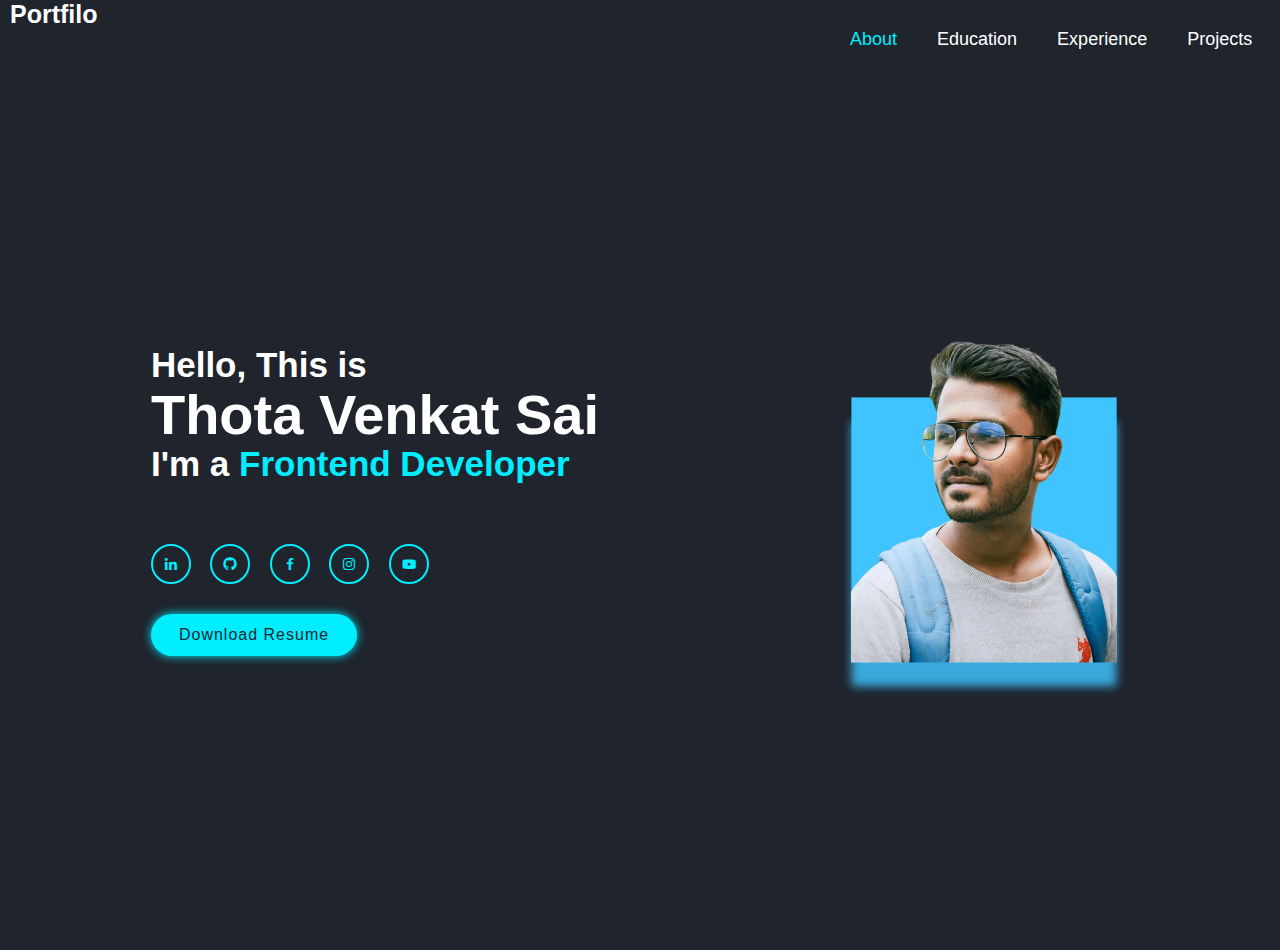
<file: index.html>
<!DOCTYPE html>
<html lang="en">
<head>
    <meta charset="UTF-8">
    <meta http-equiv="X-UA-compitable" content="IE=edge">
    <meta name="viewport" content="width=device-width, initial-scale=1.0">
    <title>TVS</title>
    <link href='https://unpkg.com/boxicons@2.1.4/css/boxicons.min.css' rel='stylesheet'>
    <link rel="stylesheet" href="./style.css">
    <body>
    <header class="row">
        <a href="./index.html" class="logo">Portfilo</a>
        <nav class = "navbar">
        <a href = "./About.html" class = "active">About</a>
        <a href = "./education.html">Education</a>
        <a href = "./experience.html">Experience</a>
        <a href = "./projects.html">Projects</a>
        <a href = "./research.html">Research</a>
        <a href = "./contact.html">Contact</a>
        </nav>
    </header>
    
    <section class = "home">
        <div class = "home-content">
            <h3>Hello, This is</h3>
            <h1>Thota Venkat Sai</h1>
             <h3>I'm a<span> Frontend Developer </span></h3>
            <div class = "social-media">
            <a href = "https://www.linkedin.com/in/thota-venkat-sai-a2b0b5251/"><i class="bx bxl-linkedin"></i></a>
            <a href = "https://github.com/Venkatsai20032"><i class="bx bxl-github"></i></a>
            <a href = "https://www.facebook.com/share/1PJN7MCmPW/"><i class="bx bxl-facebook"></i></a>
            <a href = "https://www.instagram.com/mr_venkat_100?igsh=ejhweTlibWRjbHY1"><i class="bx bxl-instagram"></i></a>
             <a href = "https://youtube.com/@venkatyashcreations9362?si=fKwrfV_q7FMRQb3F"><i class="bx bxl-youtube"></i></a>
            </div>
            <a href="https://drive.google.com/file/d/1rh3KWFv_WkmTVU5yBgSjK5EnAgTrExBl/view?usp=sharing" class="btn"> Download Resume</a>
        </div>
        <div class="home-img">
            <img src = "./venkatsai.png" alt = "profile">
        </div>
    </section>
</body>
</html>
</file>
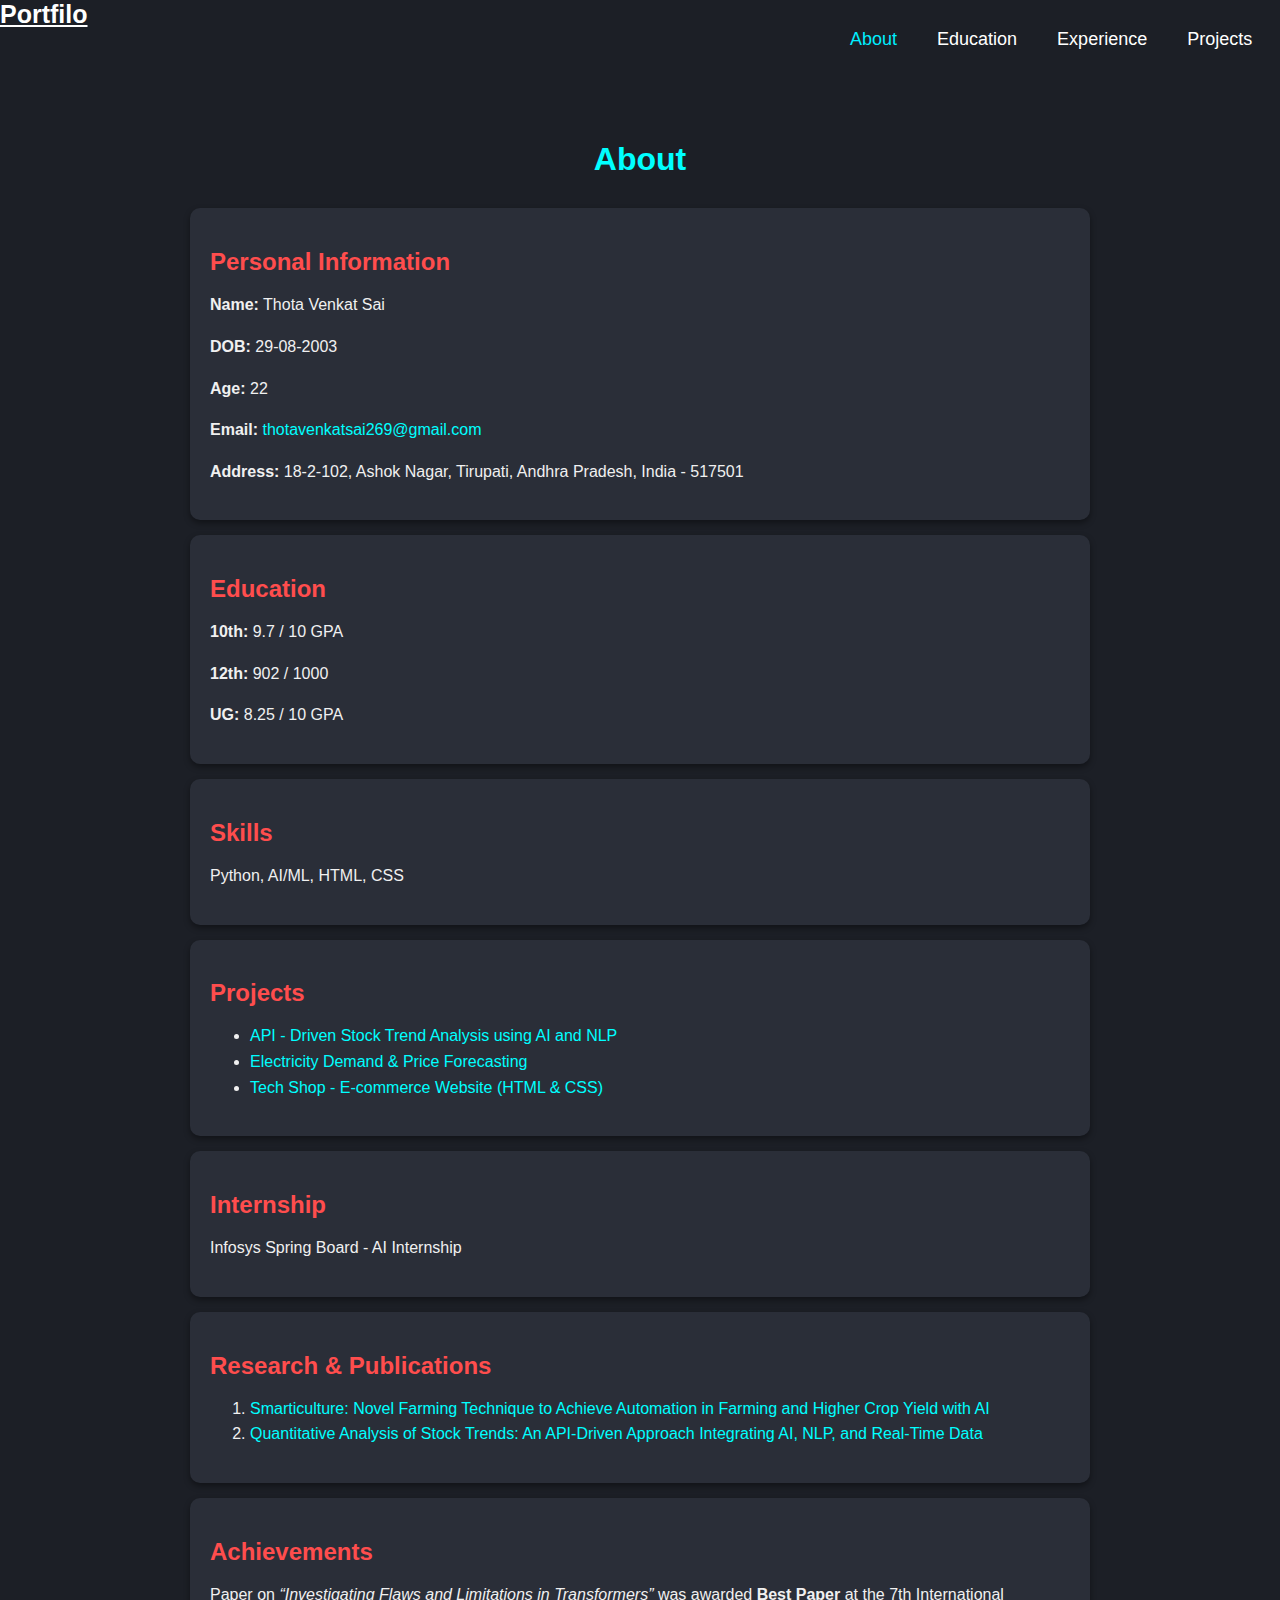
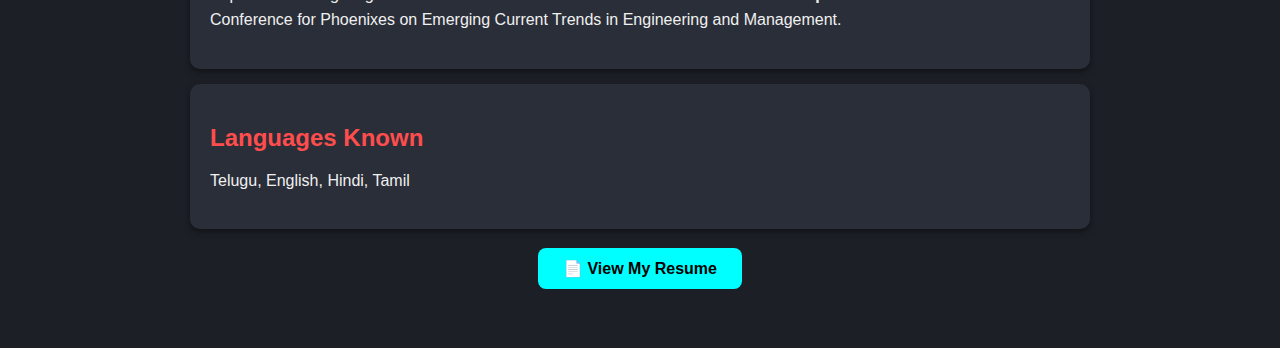
<file: About.html>
<!DOCTYPE html>
<html lang="en">
<head>
  <meta charset="UTF-8">
  <meta name="viewport" content="width=device-width, initial-scale=1.0">
  <title>About - Thota Venkat Sai</title>
  <link rel="stylesheet" href="about.css">
</head>
<body>
    <header class="row">
        <a href="./index.html" class="logo">Portfilo</a>
        <nav class = "navbar">
        <a href = "./About.html" class = "active">About</a>
        <a href = "./education.html">Education</a>
        <a href = "./experience.html">Experience</a>
        <a href = "./projects.html">Projects</a>
        <a href = "./research.html">Research</a>
        <a href = "./contact.html">Contact</a>
        </nav>
    </header>
  <section class="about-container">
    <h1>About</h1>

    <div class="info-box">
      <h2>Personal Information</h2>
      <p><strong>Name:</strong> Thota Venkat Sai</p>
      <p><strong>DOB:</strong> 29-08-2003</p>
      <p><strong>Age:</strong> 22</p>
      <p><strong>Email:</strong> 
        <a href="mailto:thotavenkatsai269@gmail.com">thotavenkatsai269@gmail.com</a>
      </p>
      <p><strong>Address:</strong> 18-2-102, Ashok Nagar, Tirupati, Andhra Pradesh, India - 517501</p>
    </div>

    <div class="info-box">
      <h2>Education</h2>
      <p><strong>10th:</strong> 9.7 / 10 GPA</p>
      <p><strong>12th:</strong> 902 / 1000</p>
      <p><strong>UG:</strong> 8.25 / 10 GPA</p>
    </div>

    <div class="info-box">
      <h2>Skills</h2>
      <p>Python, AI/ML, HTML, CSS</p>
    </div>

    <div class="info-box">
      <h2>Projects</h2>
      <ul>
        <li><a href="#">API - Driven Stock Trend Analysis using AI and NLP</a></li>
        <li><a href="#">Electricity Demand & Price Forecasting</a></li>
        <li><a href="#">Tech Shop - E-commerce Website (HTML & CSS)</a></li>
      </ul>
    </div>

    <div class="info-box">
      <h2>Internship</h2>
      <p>Infosys Spring Board - AI Internship</p>
    </div>

    <div class="info-box">
      <h2>Research & Publications</h2>
      <ol>
        <li>
          <a href="#">
            Smarticulture: Novel Farming Technique to Achieve Automation in Farming and Higher Crop Yield with AI
          </a>
        </li>
        <li>
          <a href="#">
            Quantitative Analysis of Stock Trends: An API-Driven Approach Integrating AI, NLP, and Real-Time Data
          </a>
        </li>
      </ol>
    </div>

    <div class="info-box">
      <h2>Achievements</h2>
      <p>
        Paper on <em>“Investigating Flaws and Limitations in Transformers”</em> was awarded <strong>Best Paper</strong> 
        at the 7th International Conference for Phoenixes on Emerging Current Trends in Engineering and Management.
      </p>
    </div>

    <div class="info-box">
      <h2>Languages Known</h2>
      <p>Telugu, English, Hindi, Tamil</p>
    </div>

    <div class="resume-link">
      <a href="resume.pdf" target="_blank">📄 View My Resume</a>
    </div>
  </section>
</body>
</html>
</file>
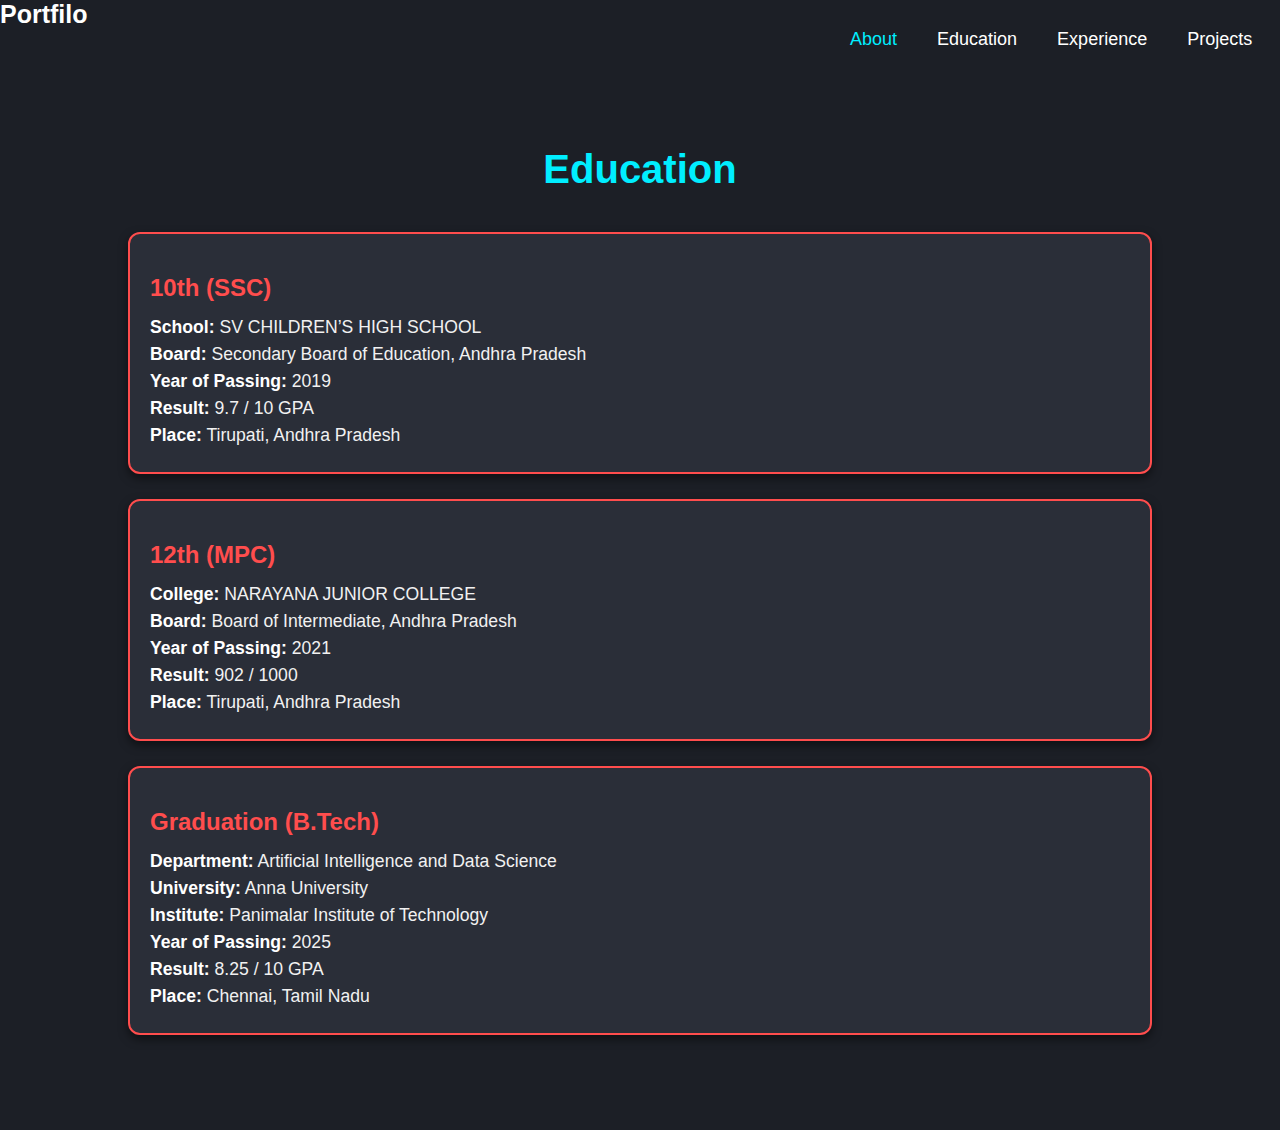
<file: education.html>
<!DOCTYPE html>
<html lang="en">
<head>
  <meta charset="UTF-8">
  <meta name="viewport" content="width=device-width, initial-scale=1.0">
  <title>Education - Portfolio</title>
  <link rel="stylesheet" href="education.css">
</head>
<body>
     <header class="row">
        <a href="./index.html" class="logo">Portfilo</a>
        <nav class = "navbar">
        <a href = "./About.html" class = "active">About</a>
        <a href = "./education.html">Education</a>
        <a href = "./experience.html">Experience</a>
        <a href = "./projects.html">Projects</a>
        <a href = "./research.html">Research</a>
        <a href = "./contact.html">Contact</a>
        </nav>
    </header>

  <div class="container">
    <h1 class="page-title">Education</h1>

    <!-- 10th Section -->
    <div class="edu-card">
      <h2>10th (SSC)</h2>
      <p><strong>School:</strong> SV CHILDREN’S HIGH SCHOOL</p>
      <p><strong>Board:</strong> Secondary Board of Education, Andhra Pradesh</p>
      <p><strong>Year of Passing:</strong> 2019</p>
      <p><strong>Result:</strong> 9.7 / 10 GPA</p>
      <p><strong>Place:</strong> Tirupati, Andhra Pradesh</p>
    </div>

    <!-- 12th Section -->
    <div class="edu-card">
      <h2>12th (MPC)</h2>
      <p><strong>College:</strong> NARAYANA JUNIOR COLLEGE</p>
      <p><strong>Board:</strong> Board of Intermediate, Andhra Pradesh</p>
      <p><strong>Year of Passing:</strong> 2021</p>
      <p><strong>Result:</strong> 902 / 1000</p>
      <p><strong>Place:</strong> Tirupati, Andhra Pradesh</p>
    </div>

    <!-- Graduation Section -->
    <div class="edu-card">
      <h2>Graduation (B.Tech)</h2>
      <p><strong>Department:</strong> Artificial Intelligence and Data Science</p>
      <p><strong>University:</strong> Anna University</p>
      <p><strong>Institute:</strong> Panimalar Institute of Technology</p>
      <p><strong>Year of Passing:</strong> 2025</p>
      <p><strong>Result:</strong> 8.25 / 10 GPA</p>
      <p><strong>Place:</strong> Chennai, Tamil Nadu</p>
    </div>
  </div>
</body>
</html>
</file>
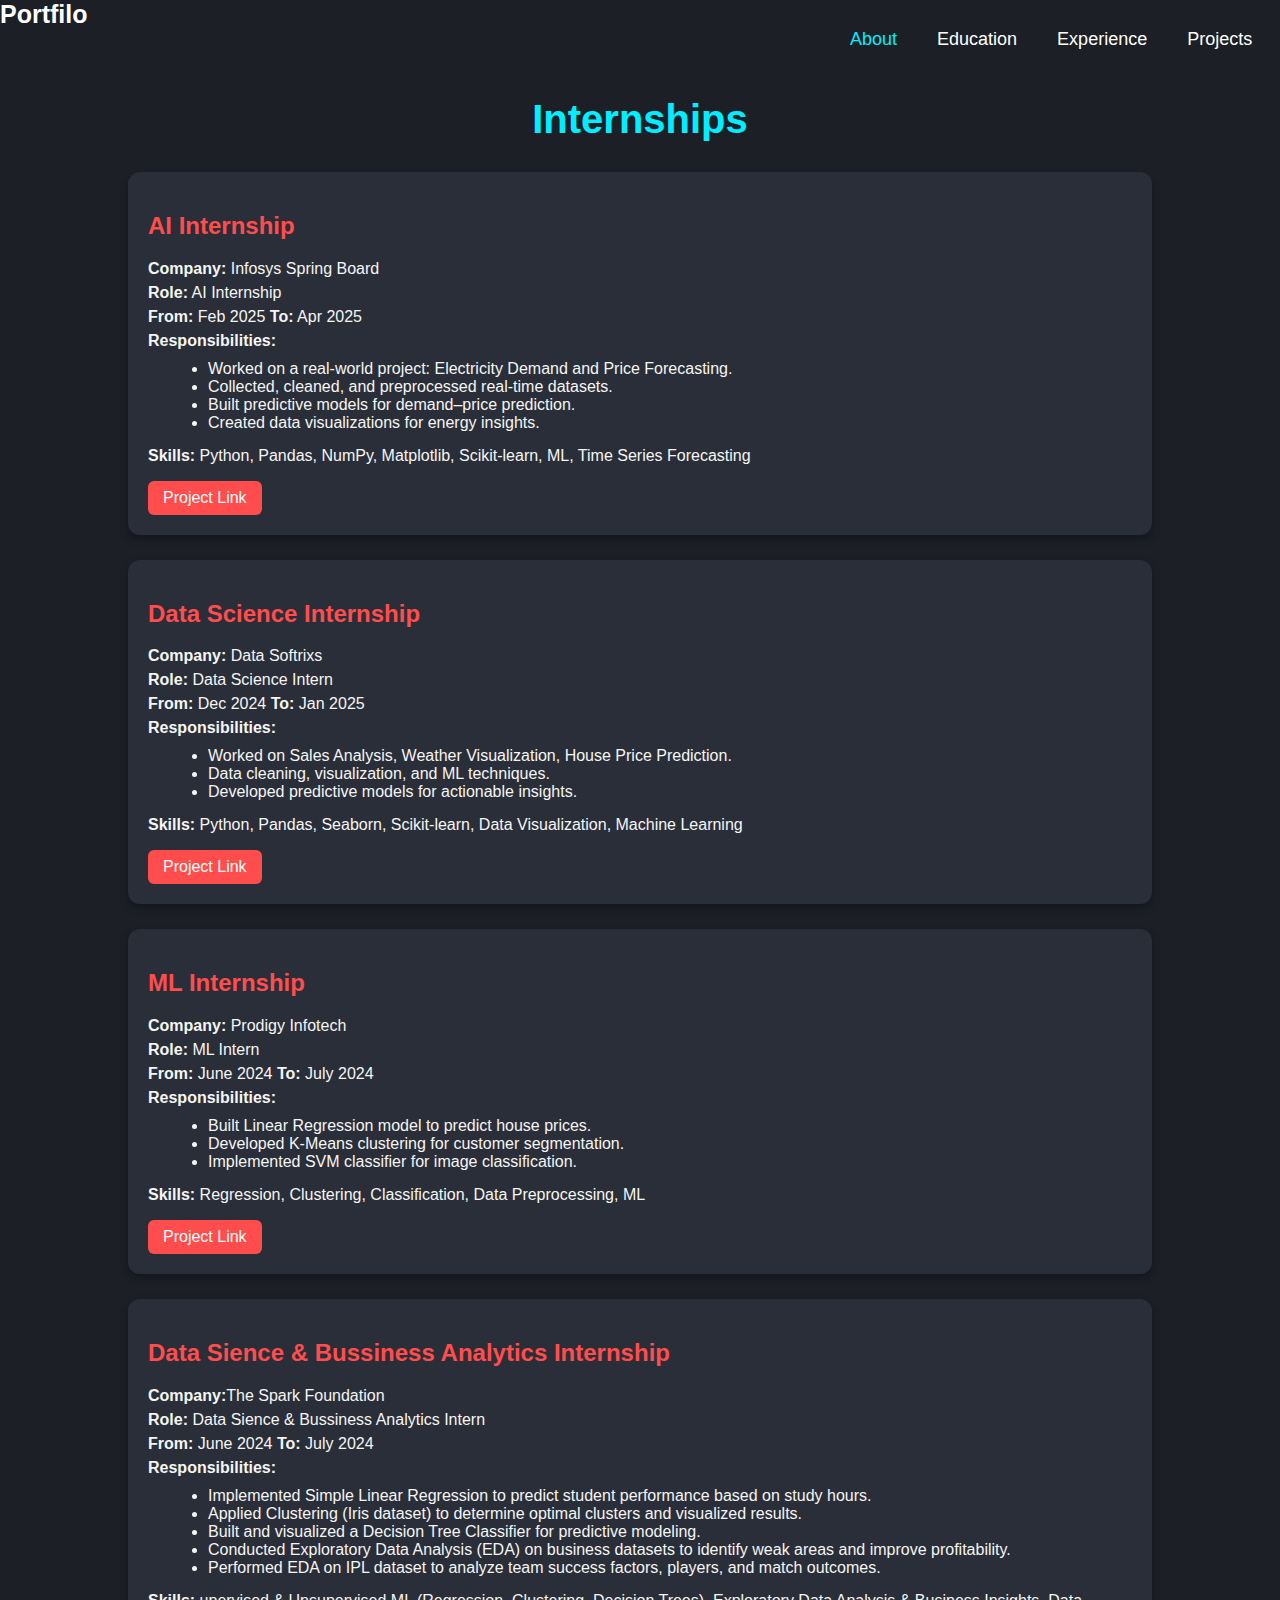
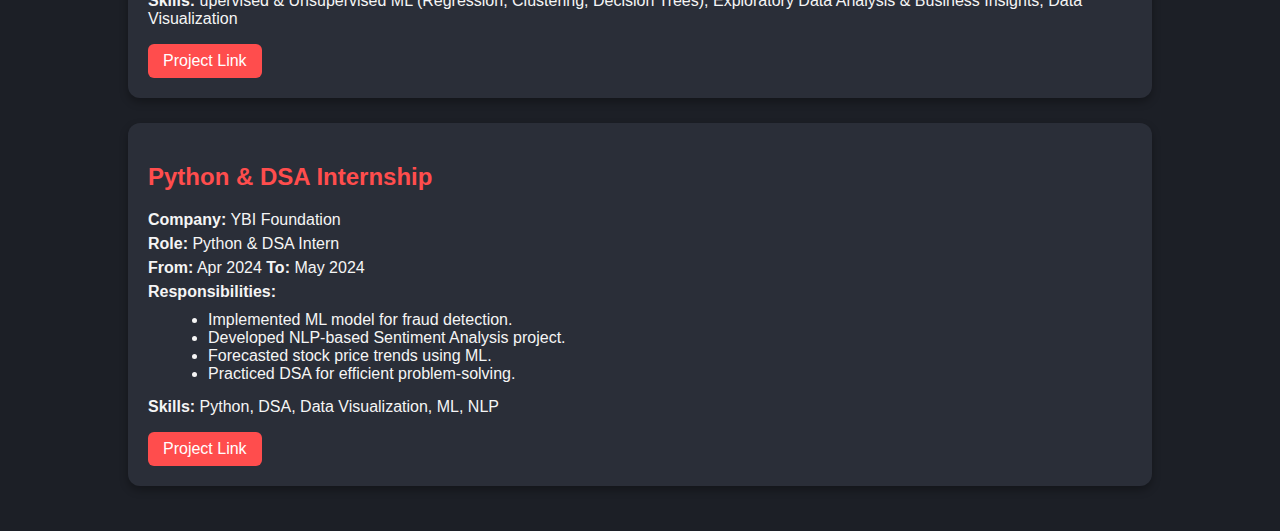
<file: experience.html>
<!DOCTYPE html>
<html lang="en">
<head>
  <meta charset="UTF-8">
  <meta name="viewport" content="width=device-width, initial-scale=1.0">
  <title>Experience</title>
  <link rel="stylesheet" href="internships.css">
</head>
<body>
     <header class="row">
        <a href="./index.html" class="logo">Portfilo</a>
        <nav class = "navbar">
        <a href = "./About.html" class = "active">About</a>
        <a href = "./education.html">Education</a>
        <a href = "./experience.html">Experience</a>
        <a href = "./projects.html">Projects</a>
        <a href = "./research.html">Research</a>
        <a href = "./contact.html">Contact</a>
        </nav>
    </header>
  <section class="internships">
    <h1>Internships</h1>

    <!-- Internship 1 -->
    <div class="internship-card">
      <h2>AI Internship</h2>
      <p><strong>Company:</strong> Infosys Spring Board</p>
      <p><strong>Role:</strong> AI Internship</p>
      <p><strong>From:</strong> Feb 2025 <strong>To:</strong> Apr 2025</p>
      <p><strong>Responsibilities:</strong></p>
      <ul>
        <li>Worked on a real-world project: Electricity Demand and Price Forecasting.</li>
        <li>Collected, cleaned, and preprocessed real-time datasets.</li>
        <li>Built predictive models for demand–price prediction.</li>
        <li>Created data visualizations for energy insights.</li>
      </ul>
      <p><strong>Skills:</strong> Python, Pandas, NumPy, Matplotlib, Scikit-learn, ML, Time Series Forecasting</p>
      <a href="https://github.com/amalsalilan/Electricity_Demand-and_Price_ForecastingInfosys_Internship_Oct2025/tree/Venkatsai" class="project-link">Project Link</a>
    </div>

    <!-- Internship 2 -->
    <div class="internship-card">
      <h2>Data Science Internship</h2>
      <p><strong>Company:</strong> Data Softrixs</p>
      <p><strong>Role:</strong> Data Science Intern</p>
      <p><strong>From:</strong> Dec 2024 <strong>To:</strong> Jan 2025</p>
      <p><strong>Responsibilities:</strong></p>
      <ul>
        <li>Worked on Sales Analysis, Weather Visualization, House Price Prediction.</li>
        <li>Data cleaning, visualization, and ML techniques.</li>
        <li>Developed predictive models for actionable insights.</li>
      </ul>
      <p><strong>Skills:</strong> Python, Pandas, Seaborn, Scikit-learn, Data Visualization, Machine Learning</p>
      <a href="https://github.com/Venkatsai20032/DS100064" class="project-link">Project Link</a>
    </div>

    <!-- Internship 3 -->
    <div class="internship-card">
      <h2>ML Internship</h2>
      <p><strong>Company:</strong> Prodigy Infotech</p>
      <p><strong>Role:</strong> ML Intern</p>
      <p><strong>From:</strong> June 2024 <strong>To:</strong> July 2024</p>
      <p><strong>Responsibilities:</strong></p>
      <ul>
        <li>Built Linear Regression model to predict house prices.</li>
        <li>Developed K-Means clustering for customer segmentation.</li>
        <li>Implemented SVM classifier for image classification.</li>
      </ul>
      <p><strong>Skills:</strong> Regression, Clustering, Classification, Data Preprocessing, ML</p>
      <a href="https://github.com/Venkatsai20032/PRODIFY_ML_INTERNSHIP" class="project-link">Project Link</a>
    </div>

    <!-- Internship 4 -->
    <div class="internship-card">
      <h2>Data Sience & Bussiness Analytics Internship</h2>
      <p><strong>Company:</strong>The Spark Foundation</p>
      <p><strong>Role:</strong> Data Sience & Bussiness Analytics Intern</p>
      <p><strong>From:</strong> June 2024 <strong>To:</strong> July 2024</p>
      <p><strong>Responsibilities:</strong></p>
      <ul>
        <li>Implemented Simple Linear Regression to predict student performance based on study hours.</li>
        <li>Applied Clustering (Iris dataset) to determine optimal clusters and visualized results.</li>
        <li>Built and visualized a Decision Tree Classifier for predictive modeling.</li>
        <li>Conducted Exploratory Data Analysis (EDA) on business datasets to identify weak areas and improve profitability.</li>
        <li>Performed EDA on IPL dataset to analyze team success factors, players, and match outcomes.</li>
      </ul>
      <p><strong>Skills:</strong> upervised & Unsupervised ML (Regression, Clustering, Decision Trees), Exploratory Data Analysis & Business Insights, Data Visualization</p>
      <a href="https://github.com/Venkatsai20032/spark_foundation_intern" class="project-link">Project Link</a>
    </div>

    <!-- Internship 5 -->
    <div class="internship-card">
      <h2>Python & DSA Internship</h2>
      <p><strong>Company:</strong> YBI Foundation</p>
      <p><strong>Role:</strong> Python & DSA Intern</p>
      <p><strong>From:</strong> Apr 2024 <strong>To:</strong> May 2024</p>
      <p><strong>Responsibilities:</strong></p>
      <ul>
        <li>Implemented ML model for fraud detection.</li>
        <li>Developed NLP-based Sentiment Analysis project.</li>
        <li>Forecasted stock price trends using ML.</li>
        <li>Practiced DSA for efficient problem-solving.</li>
      </ul>
      <p><strong>Skills:</strong> Python, DSA, Data Visualization, ML, NLP</p>
      <a href="https://github.com/Venkatsai20032/YBIinternproject" class="project-link">Project Link</a>
    </div>

  </section>
</body>
</html>
</file>
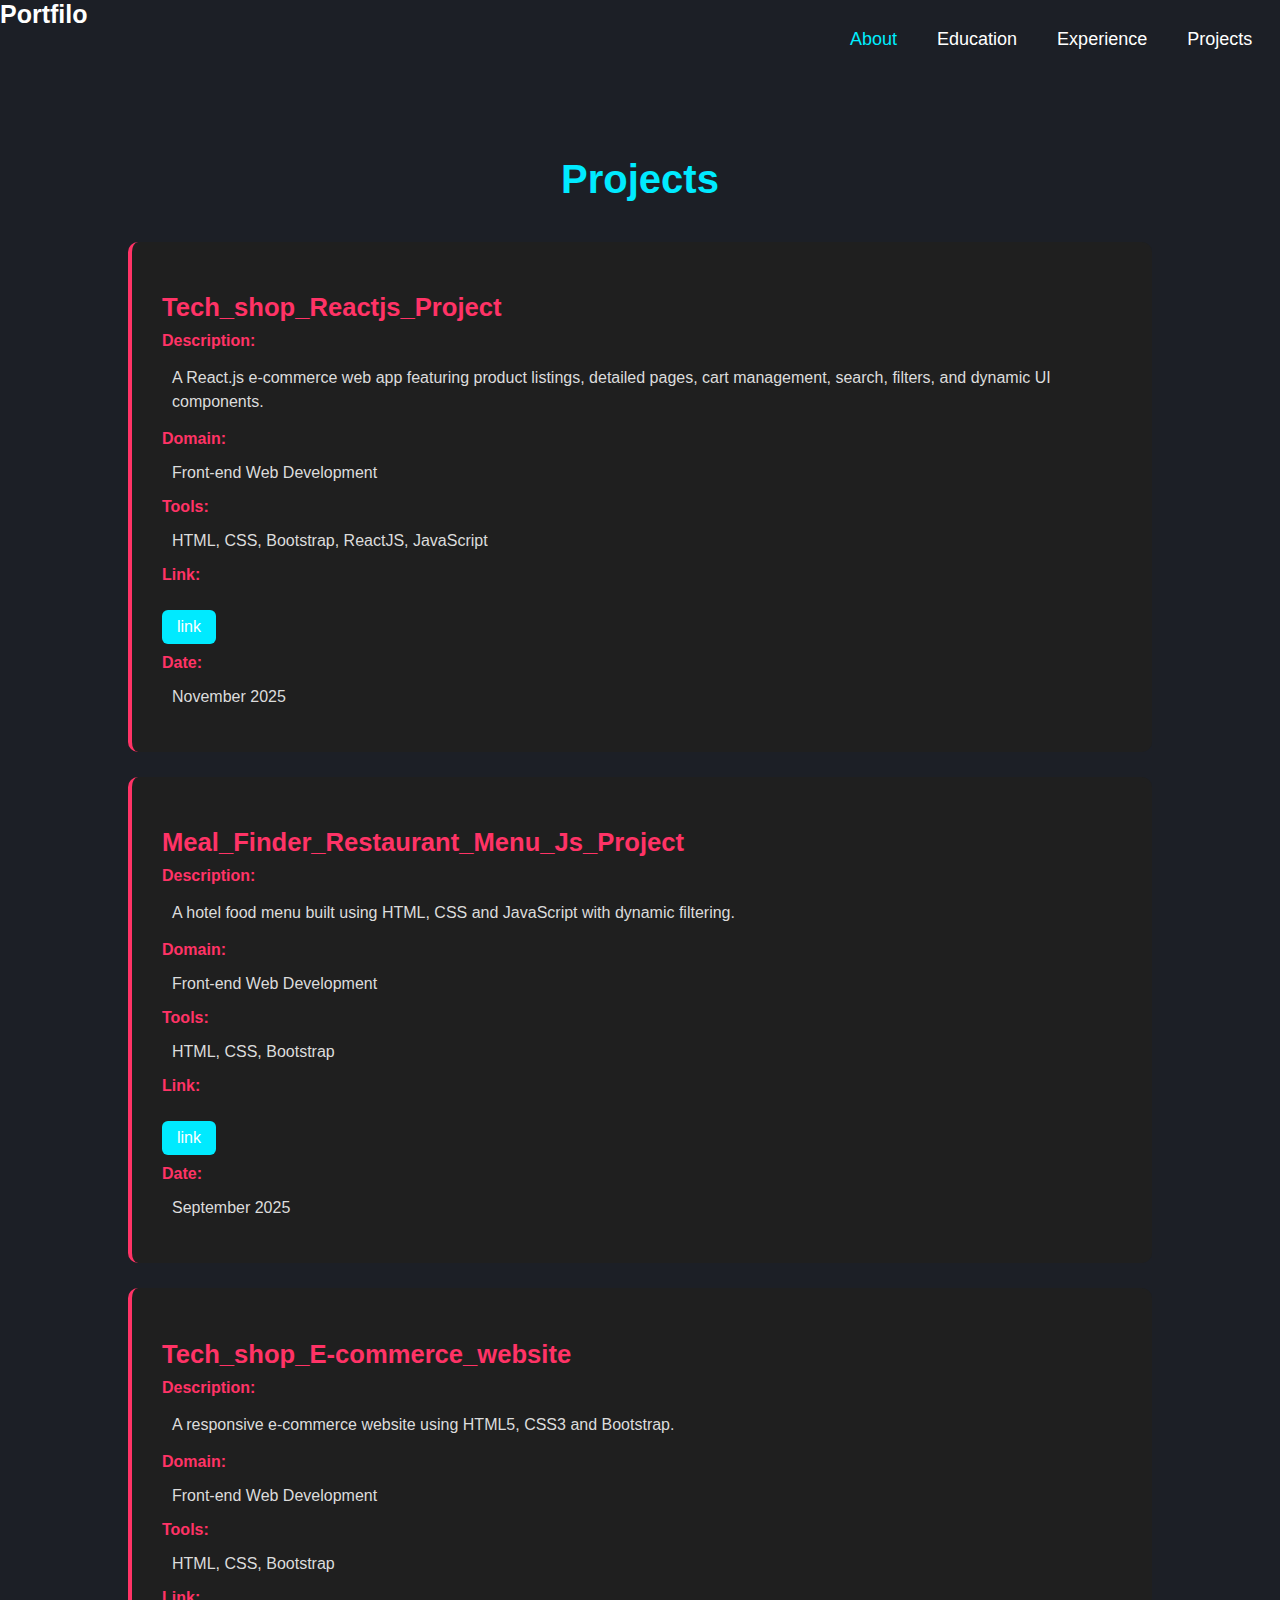
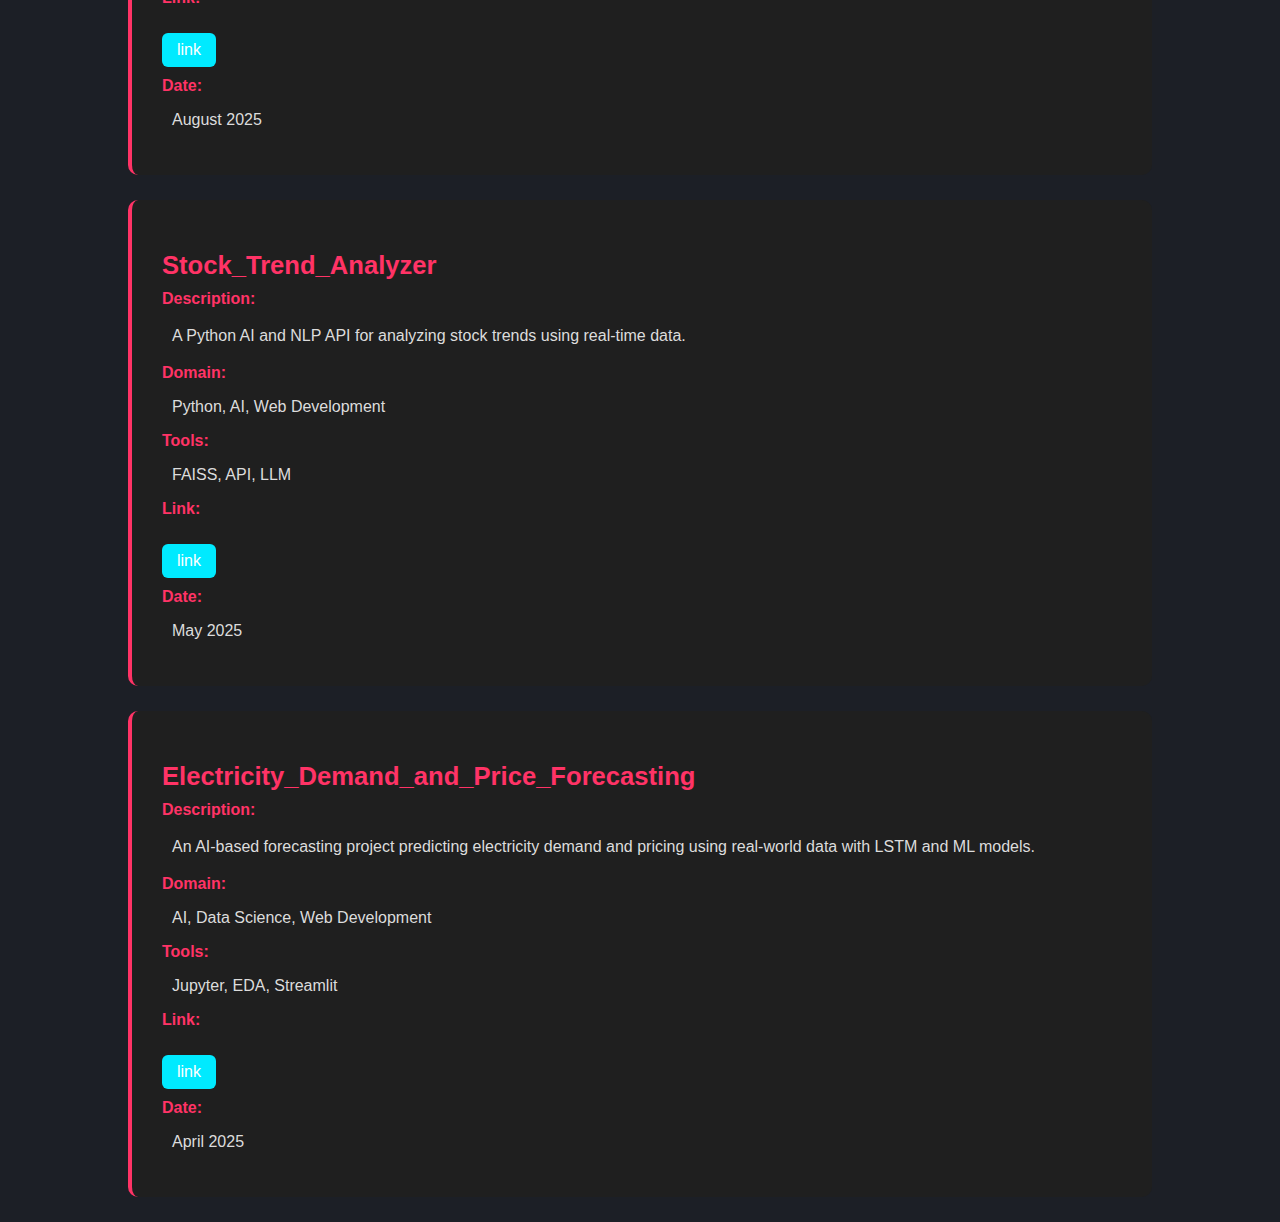
<file: projects.html>
<!DOCTYPE html>
<html lang="en">
<head>
  <meta charset="UTF-8">
  <meta name="viewport" content="width=device-width, initial-scale=1.0">
  <title>Projects & Research</title>
  <link rel="stylesheet" href="./projects.css">
</head>
<body>
<header class="row">
        <a href="./index.html" class="logo">Portfilo</a>
        <nav class = "navbar">
        <a href = "./About.html" class = "active">About</a>
        <a href = "./education.html">Education</a>
        <a href = "./experience.html">Experience</a>
        <a href = "./projects.html">Projects</a>
        <a href = "./research.html">Research</a>
        <a href = "./contact.html">Contact</a>
        </nav>
    </header>
    <section id="projects">
    <h1 class="section-title">Projects</h1>

    <div class="project-card">
        <h2 class="project-name">Tech_shop_Reactjs_Project</h2>
        <p class="label">Description:</p>
        <p class="desc">
            A React.js e-commerce web app featuring product listings, detailed pages,
            cart management, search, filters, and dynamic UI components.
        </p>

        <p class="label">Domain:</p>
        <p class="value">Front-end Web Development</p>

        <p class="label">Tools:</p>
        <p class="value">HTML, CSS, Bootstrap, ReactJS, JavaScript</p>

        <p class="label">Link:</p>
        <a href = "https://github.com/Venkatsai20032/Tech_shop_ReactJs_Project.git"class="link">link</a>

        <p class="label">Date:</p>
        <p class="value">November 2025</p>
    </div>

    <div class="project-card">
        <h2 class="project-name">Meal_Finder_Restaurant_Menu_Js_Project</h2>
        <p class="label">Description:</p>
        <p class="desc">
            A hotel food menu built using HTML, CSS and JavaScript with dynamic filtering.
        </p>

        <p class="label">Domain:</p>
        <p class="value">Front-end Web Development</p>

        <p class="label">Tools:</p>
        <p class="value">HTML, CSS, Bootstrap</p>

        <p class="label">Link:</p>
        <a href = "https://github.com/Venkatsai20032/meal_finder_restaurant_menu_javasript.git"class="link">link</a>

        <p class="label">Date:</p>
        <p class="value">September 2025</p>
    </div>

    <div class="project-card">
        <h2 class="project-name">Tech_shop_E-commerce_website</h2>
        <p class="label">Description:</p>
        <p class="desc">
            A responsive e-commerce website using HTML5, CSS3 and Bootstrap.
        </p>

        <p class="label">Domain:</p>
        <p class="value">Front-end Web Development</p>

        <p class="label">Tools:</p>
        <p class="value">HTML, CSS, Bootstrap</p>

        <p class="label">Link:</p>
        <a href = "https://github.com/Venkatsai20032/Tech_shop_E-commerce-_website.git"class="link">link</a>

        <p class="label">Date:</p>
        <p class="value">August 2025</p>
    </div>

    <div class="project-card">
        <h2 class="project-name">Stock_Trend_Analyzer</h2>
        <p class="label">Description:</p>
        <p class="desc">
            A Python AI and  NLP API for analyzing stock trends using real-time data.
        </p>

        <p class="label">Domain:</p>
        <p class="value">Python, AI, Web Development</p>

        <p class="label">Tools:</p>
        <p class="value">FAISS, API, LLM</p>

        <p class="label">Link:</p>
        <a href = "https://github.com/Venkatsai20032/Stock-trend-anlayzer.git"class="link">link</a>

        <p class="label">Date:</p>
        <p class="value">May 2025</p>
    </div>
        <div class="project-card">
        <h2 class="project-name">Electricity_Demand_and_Price_Forecasting</h2>
        <p class="label">Description:</p>
        <p class="desc">
            An AI-based forecasting project predicting electricity demand and pricing
            using real-world data with LSTM and ML models.
        </p>

        <p class="label">Domain:</p>
        <p class="value">AI, Data Science, Web Development</p>

        <p class="label">Tools:</p>
        <p class="value">Jupyter, EDA, Streamlit</p>

        <p class="label">Link:</p>
        <a href = "https://github.com/Venkatsai20032/Electricity_Demand-and_Price_ForecastingInfosys_Internship_Oct2025.git"class="link">link</a>


        <p class="label">Date:</p>
        <p class="value">April 2025</p>
    </div>
</section>
</file>
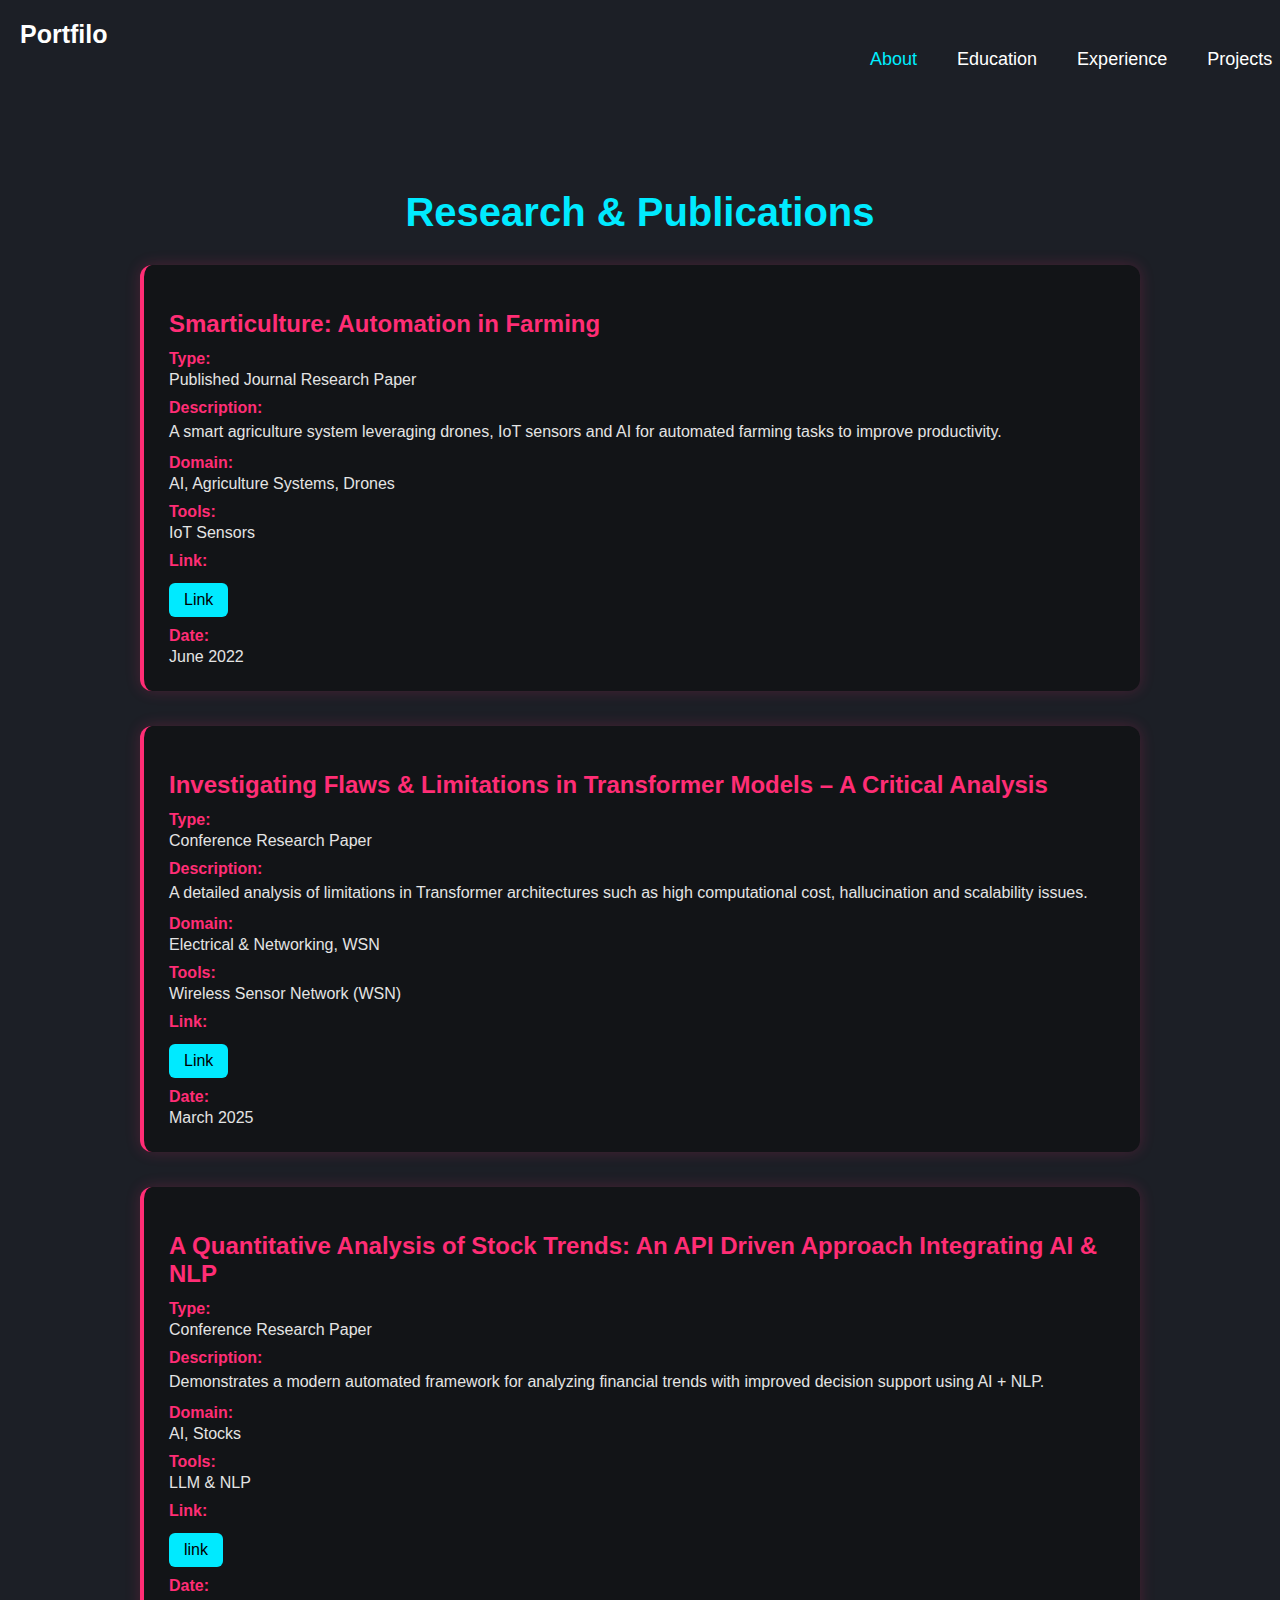
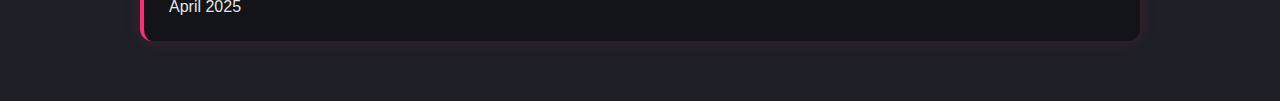
<file: research.html>
<!DOCTYPE html>
<html lang="en">
<head>
  <meta charset="UTF-8">
  <meta name="viewport" content="width=device-width, initial-scale=1.0">
  <title>Research</title>
  <link rel="stylesheet" href="research.css">
</head>
<body>
<header class="row">
        <a href="./index.html" class="logo">Portfilo</a>
        <nav class = "navbar">
        <a href = "./About.html" class = "active">About</a>
        <a href = "./education.html">Education</a>
        <a href = "./experience.html">Experience</a>
        <a href = "./projects.html">Projects</a>
        <a href = "./research.html">Research</a>
        <a href = "./contact.html">Contact</a>
        </nav>
    </header>
  <section class="research-section">

    <h1 class="section-title">Research & Publications</h1>

    <!-- Project Card 1 -->
    <div class="project-card">
      <h2 class="project-name">Smarticulture: Automation in Farming</h2>

      <p class="label">Type:</p>
      <p class="value">Published Journal Research Paper</p>

      <p class="label">Description:</p>
      <p class="desc">
        A smart agriculture system leveraging drones, IoT sensors and AI
        for automated farming tasks to improve productivity.
      </p>

      <p class="label">Domain:</p>
      <p class="value">AI, Agriculture Systems, Drones</p>

      <p class="label">Tools:</p>
      <p class="value">IoT Sensors</p>

      <p class="label">Link:</p>
      <a class="link" href="https://github.com/Venkatsai20032/Research-work-publications/blob/main/AI%20BASED%20SMARTICULTURE%20PAPER.pdf">Link</a>

      <p class="label">Date:</p>
      <p class="value">June 2022</p>
    </div>

    <!-- Project Card 2 -->
    <div class="project-card">
      <h2 class="project-name">
        Investigating Flaws & Limitations in Transformer Models – A Critical Analysis
      </h2>

      <p class="label">Type:</p>
      <p class="value">Conference Research Paper</p>

      <p class="label">Description:</p>
      <p class="desc">
        A detailed analysis of limitations in Transformer architectures such
        as high computational cost, hallucination and scalability issues.
      </p>

      <p class="label">Domain:</p>
      <p class="value">Electrical & Networking, WSN</p>

      <p class="label">Tools:</p>
      <p class="value">Wireless Sensor Network (WSN)</p>

      <p class="label">Link:</p>
      <a class="link" href="https://github.com/Venkatsai20032/Research-work-publications/blob/main/Investigating%20Flaws%20and%20Limitations%20in%20Transformer%20Models_%20A%20Critical%20Analysis.pdf">Link</a>

      <p class="label">Date:</p>
      <p class="value">March 2025</p>
    </div>

    <!-- Project Card 3 -->
    <div class="project-card">
      <h2 class="project-name">
        A Quantitative Analysis of Stock Trends: An API Driven Approach Integrating AI & NLP
      </h2>

      <p class="label">Type:</p>
      <p class="value">Conference Research Paper</p>

      <p class="label">Description:</p>
      <p class="desc">
        Demonstrates a modern automated framework for analyzing financial
        trends with improved decision support using AI + NLP.
      </p>

      <p class="label">Domain:</p>
      <p class="value">AI, Stocks</p>

      <p class="label">Tools:</p>
      <p class="value">LLM & NLP</p>

      <p class="label">Link:</p>
      <a class="link" href="https://github.com/Venkatsai20032/Research-work-publications/blob/main/Conference_paper_PIT.pdf">link</a>

      <p class="label">Date:</p>
      <p class="value">April 2025</p>
    </div>

  </section>

</body>
</html>
</file>
<file: style.css>
/* @import url('https://fonts.googleapis.com/css2?family=Poppi') */

*{margin:0; padding: 0; box-sizing: border-box; font-family: sans-serif; }
body {background:#1f242d ; color: #fff;}
.header{position:fixed; top:0; left: 0; width:100%; padding: 20px 10%; position: transparent; display: flex; justify-content: space-between; align-items: center; z-index:100; }
.logo{font-size: 25px; color: #fff; text-decoration: none; font-weight: 600; cursor: default ; margin-top: -10px; margin-left: 10px;}
.navbar { display:flex; gap:40px; margin-left: 850px;}
.navbar a {font-size:18px; color:#fff; text-decoration: none; font-weight: 500; transition:.3s;}
.navbar a:hover,.navbar a.active {color: #0ef ;}
.home {position: relative; width: 100%; height: 100vh; display: flex; justify-content: center; align-items: center; gap: 80px; padding: 10% 0 ;}
.home-content {max-width: 500px;}
.home-content h3 { font-size: 35px; font-weight: 700;}
.home-content h3:nth-of-type(2) { margin-bottom: 30px;}
.home-content h3 span { color: #0ef;}
.home-content h1 { font-size: 56px; font-weight: 700; margin: -3px 0;}
.social-media a {display: inline-flex; justify-content: center; align-items: center; width: 40px; height: 40px; background: transparent; border: 2px solid #0ef; border-radius: 50px; color: #0ef ;  text-decoration: none; margin: 30px 15px 30px 0; transition: .5s ease;}
.home-img img {max-width: 450px;}
.home-img { transform: translateX(80px);}
.social-media a:hover { background-color: #0ef; color:black; box-shadow: 0 0 20px #0ef;}
.btn { display:inline-block; padding: 12px 28px;background: #0ef; border-radius: 40px; box-shadow: 0 0 10px #0ef; font-size: 16px; color: #1f242d; letter-spacing: 1px; text-decoration: none;}
</file>
<file: about.css>
body {
  font-family: Arial, sans-serif;
  background: #1c1f26;
  color: #f0f0f0;
  margin: 0;
  padding: 0;
}

.header{position:fixed; top:0; left: 0; width:100%; padding: 20px 10%; position: transparent; display: flex; justify-content: space-between; align-items: center; z-index:100; }
.logo{font-size: 25px; color: #fff; text-decoration: none; font-weight: 600; cursor: default ;}
.navbar { display:flex; gap:40px; margin-left: 850px;}
.navbar a {font-size:18px; color:#fff; text-decoration: none; font-weight: 500; transition:.3s;}
.navbar a:hover,.navbar a.active {color: #0ef ;}

.about-container {
  max-width: 900px;
  margin: 50px auto;
  padding: 20px;
}

h1 {
  text-align: center;
  color: cyan;
  margin-bottom: 30px;
}

.info-box {
  background: #2a2e38;
  padding: 20px;
  margin: 15px 0;
  border-radius: 10px;
  box-shadow: 0px 3px 6px rgba(0,0,0,0.4);
}

.info-box h2 {
  color: #ff4d4d;
  margin-bottom: 10px;
}

.info-box p, .info-box li {
  font-size: 16px;
  line-height: 1.6;
}

a {
  color: cyan;
  text-decoration: none;
}

a:hover {
  text-decoration: underline;
}

.resume-link {
  text-align: center;
  margin-top: 30px;
}

.resume-link a {
  background: cyan;
  color: black;
  padding: 12px 25px;
  border-radius: 8px;
  font-weight: bold;
  text-decoration: none;
}

.resume-link a:hover {
  background: #00b3b3;
  color: white;
}
</file>
<file: education.css>
/* General Styling */
body {
  font-family: Arial, sans-serif;
  margin: 0;
  padding: 0;
  background: #1c1f26;
  color: #f1f1f1;
}
.header{position:fixed; top:0; left: 0; width:100%; padding: 20px 10%; position: transparent; display: flex; justify-content: space-between; align-items: center; z-index:100; }
.logo{font-size: 25px; color: #fff; text-decoration: none; font-weight: 600; cursor: default ;}
.navbar { display:flex; gap:40px; margin-left: 850px;}
.navbar a {font-size:18px; color:#fff; text-decoration: none; font-weight: 500; transition:.3s;}
.navbar a:hover,.navbar a.active {color: #0ef ;}

/* Container */
.container {
  width: 80%;
  margin: 50px auto;
  padding: 20px;
}

/* Page Title */
.page-title {
  text-align: center;
  font-size: 2.5em;
  margin-bottom: 40px;
  color: #0ef;
}

/* Education Cards */
.edu-card {
  background: #2a2e38;
  border: 2px solid #ff4d4d;
  border-radius: 12px;
  padding: 20px;
  margin-bottom: 25px;
  box-shadow: 0px 4px 10px rgba(0,0,0,0.5);
  transition: transform 0.2s ease-in-out;
}

.edu-card:hover {
  transform: scale(1.02);
  background: #1a1a1a;
}

/* Headings */
.edu-card h2 {
  color: #ff4d4d;
  margin-bottom: 15px;
}

/* Paragraphs */
.edu-card p {
  margin: 6px 0;
  font-size: 1.1em;
}

.edu-card strong {
  color: #fff;
}
</file>
<file: internships.css>
body {
  font-family: Arial, sans-serif;
  margin: 0;
  padding: 0;
  background: #1c1f26;
  color: #f5f5f5;
}
.header{position:fixed; top:0; left: 0; width:100%; padding: 20px 10%; position: transparent; display: flex; justify-content: space-between; align-items: center; z-index:100; }
.logo{font-size: 25px; color: #fff; text-decoration: none; font-weight: 600; cursor: default ;}
.navbar { display:flex; gap:40px; margin-left: 850px;}
.navbar a {font-size:18px; color:#fff; text-decoration: none; font-weight: 500; transition:.3s;}
.navbar a:hover,.navbar a.active {color: #0ef ;}

.internships {
  width: 80%;
  margin: auto;
  padding: 20px;
}

.internships h1 {
  text-align: center;
  font-size: 2.5em;
  margin-bottom: 30px;
  color: #0ef;
}

.internship-card {
  background: #2a2e38;
  padding: 20px;
  border-radius: 12px;
  margin-bottom: 25px;
  box-shadow: 0px 4px 8px rgba(0,0,0,0.3);
}

.internship-card h2 {
  color: #ff4d4d;
}

.internship-card p {
  margin: 6px 0;
}

.internship-card ul {
  margin: 10px 0 15px 20px;
}

.project-link {
  display: inline-block;
  margin-top: 10px;
  padding: 8px 15px;
  background: #ff4d4d;
  color: #fff;
  text-decoration: none;
  border-radius: 6px;
  transition: 0.3s;
}

.project-link:hover {
  background: #ffcc66;
  color: #000;
}
</file>
<file: projects.css>
body {
  font-family: Arial, sans-serif;
  background: #1c1f26;
  color: #f0f0f0;
  margin: 0;
  padding: 0;
}

.header{position:fixed; top:0; left: 0; width:100%; padding: 20px 10%; position: transparent; display: flex; justify-content: space-between; align-items: center; z-index:100; }
.logo{font-size: 25px; color: #fff; text-decoration: none; font-weight: 600; cursor: default ;}
.navbar { display:flex; gap:40px; margin-left: 850px;}
.navbar a {font-size:18px; color:#fff; text-decoration: none; font-weight: 500; transition:.3s;}
.navbar a:hover,.navbar a.active {color: #0ef ;}

#projects {
    width: 80%;
    margin: auto;
    padding-top: 80px;
}

.section-title {
    text-align: center;
    color: #00eaff;
    font-size: 2.5rem;
    margin-bottom: 40px;
}

.project-card {
    background: #1f1f1f;
    padding: 30px;
    margin-bottom: 25px;
    border-radius: 10px;
    border-left: 4px solid #ff3366;
    color: white;
    font-family: Arial, sans-serif;
}

.project-name {
    color: #ff3366;
    font-size: 1.6rem;
    margin-bottom: 10px;
}

.link {
  display: inline-block;
  margin-top: 10px;
  padding: 8px 15px;
  background: #00eaff;
  color: #fff;
  text-decoration: none;
  border-radius: 6px;
  transition: 0.3s;
}

.label {
    font-weight: bold;
    color: #ff3366;
    margin-top: 10px;
}

.value {
    margin-left: 10px;
    color: #dcdcdc;
}

.desc {
    color: #dcdcdc;
    margin-left: 10px;
    line-height: 1.5;
}
</file>
<file: research.css>
/* Global Dark Background */
body {
  font-family: Arial, sans-serif;
  background: #1c1f26;
  color: #f0f0f0;
  margin: 0;
  padding: 20px;
}

.header{position:fixed; top:0; left: 0; width:100%; padding: 20px 10%; position: transparent; display: flex; justify-content: space-between; align-items: center; z-index:100; }
.logo{font-size: 25px; color: #fff; text-decoration: none; font-weight: 600; cursor: default ;}
.navbar { display:flex; gap:40px; margin-left: 850px;}
.navbar a {font-size:18px; color:#fff; text-decoration: none; font-weight: 500; transition:.3s;}
.navbar a:hover,.navbar a.active {color: #0ef ;}

/* Research Page Container */
.research-section {
  max-width: 1000px;
  margin: 120px auto 40px;
}

/* Title */
.section-title {
  text-align: center;
  font-size: 40px;
  font-weight: 700;
  margin-bottom: 30px;
  color: #00eaff; /* neon blue */
}

/* Project Card */
.project-card {
  background: #121417; /* dark card */
  padding: 25px;
  border-left: 4px solid #ff2d75; /* neon pink line */
  border-radius: 12px;
  margin-bottom: 35px;
  box-shadow: 0 0 15px rgba(255, 45, 117, 0.2);
  transition: 0.3s ease;
}

.project-card:hover {
  transform: translateY(-4px);
  box-shadow: 0 0 20px rgba(255, 45, 117, 0.4);
}

/* Project Name */
.project-name {
  font-size: 24px;
  color: #ff2d75; /* neon pink */
  font-weight: 700;
  margin-bottom: 12px;
}

.link {
  display: inline-block;
  margin-top: 10px;
  padding: 8px 15px;
  background: #00eaff;
  color: black;
  text-decoration: none;
  border-radius: 6px;
  transition: 0.3s;
}

/* Labels (Description: Domain: Tools: etc.) */
.label {
  font-weight: bold;
  color: #ff2d75;
  margin-top: 10px;
  margin-bottom: 3px;
  font-size: 16px;
}

/* Values */
.value,
.desc {
  margin: 0;
  color: #e4e4e4;
  font-size: 16px;
}

/* Description with better readability */
.desc {
  line-height: 1.5;
}

/* Link Style */
.link {
  color: black;
  font-weight: 500;
  text-decoration: none;
}

.link:hover {
  text-decoration: underline;
  color: #00eaff;
}
</file>
